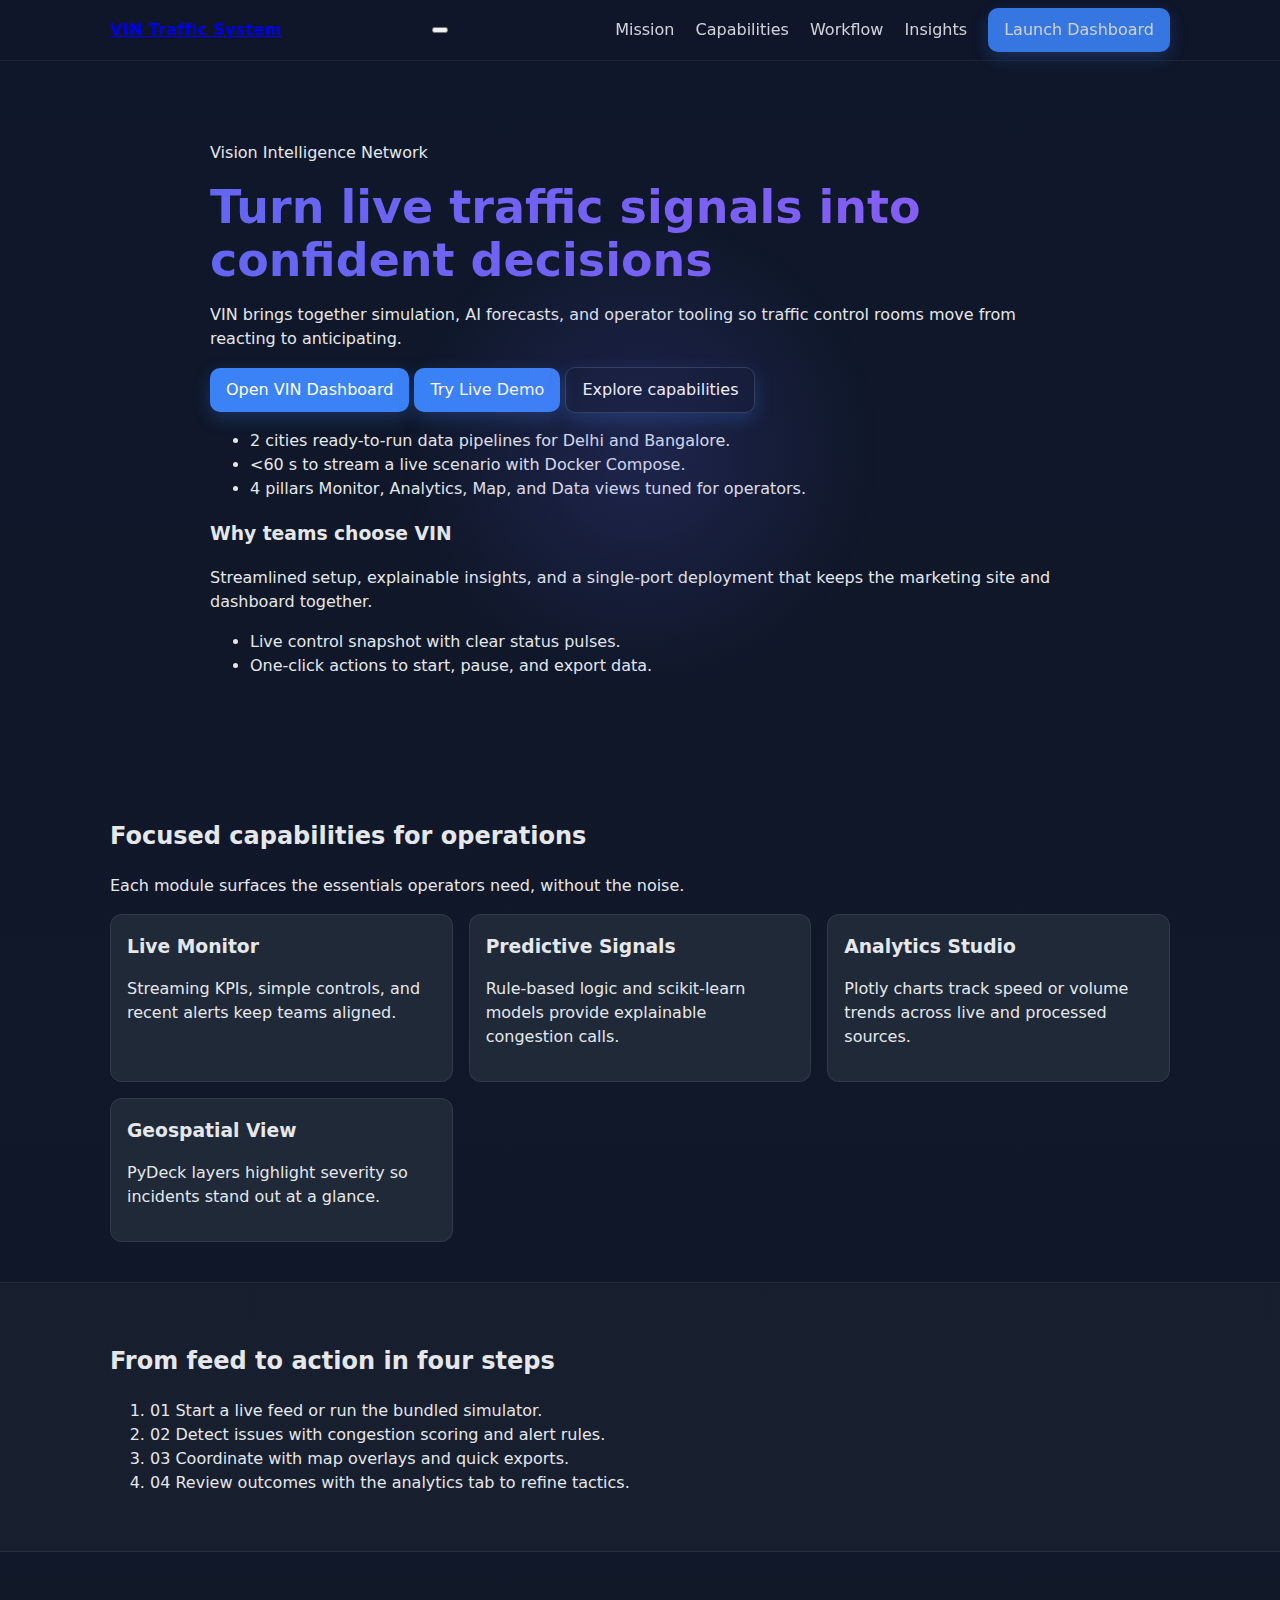
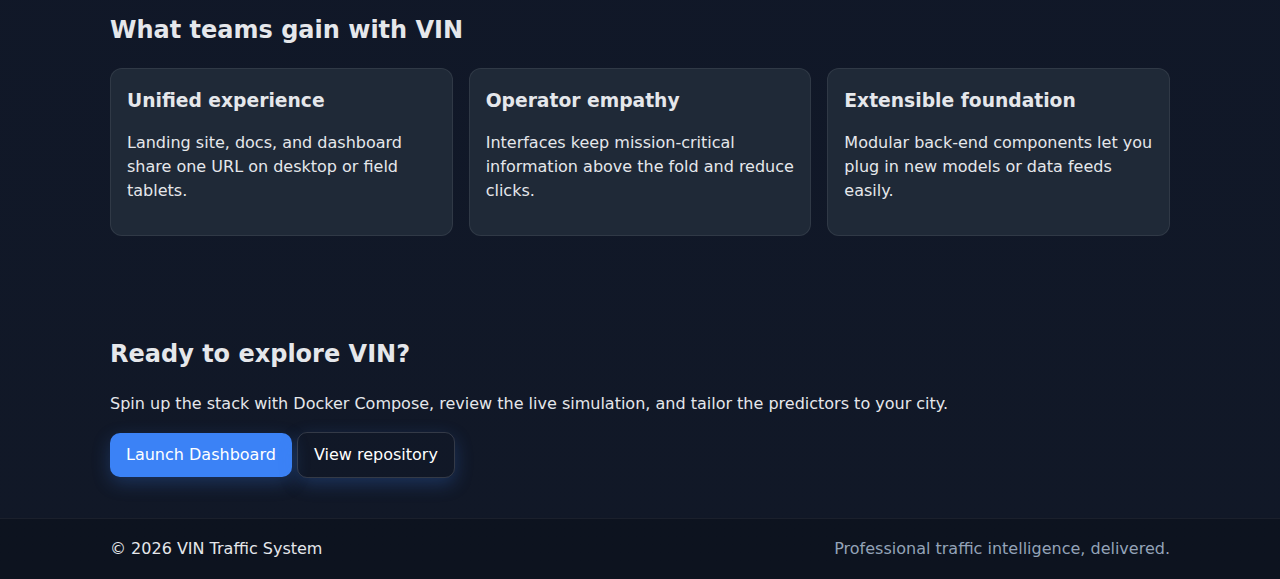
<file: website/index.html>
<!doctype html>
<html lang="en">
  <head>
    <meta charset="utf-8" />
    <meta name="viewport" content="width=device-width, initial-scale=1" />
    <title>VIN Traffic System - Vision Intelligence Network</title>
    <meta name="description" content="VIN Traffic System unifies real-time simulation, AI forecasts, and operator tooling behind a single, dockerised web experience." />
    <link rel="stylesheet" href="styles.css" />
  </head>
  <body>
    <header class="nav" data-nav>
      <div class="container nav__inner">
        <a class="brand" href="#top">VIN Traffic System</a>
        <button class="nav__toggle" type="button" aria-label="Toggle navigation" aria-expanded="false" aria-controls="nav-links">
          <span></span>
          <span></span>
          <span></span>
        </button>
        <nav id="nav-links" class="nav__links">
          <a href="#mission">Mission</a>
          <a href="#capabilities">Capabilities</a>
          <a href="#workflow">Workflow</a>
          <a href="#insights">Insights</a>
          <a href="/dashboard/" class="btn btn--primary">Launch Dashboard</a>
        </nav>
      </div>
    </header>

    <main id="top">
      <div id="glow" aria-hidden="true"></div>

      <section class="hero" id="mission">
        <div class="container hero__inner">
          <div class="hero__main">
            <p class="eyebrow">Vision Intelligence Network</p>
            <h1>Turn live traffic signals into confident decisions</h1>
            <p class="hero__lead">VIN brings together simulation, AI forecasts, and operator tooling so traffic control rooms move from reacting to anticipating.</p>
            <div class="hero__actions">
              <a class="btn btn--primary" href="/dashboard/">Open VIN Dashboard</a>
              <a class="btn btn--primary" href="/demo/">Try Live Demo</a>
              <a class="btn btn--ghost" href="#capabilities">Explore capabilities</a>
            </div>
            <ul class="hero__stats">
              <li><span>2 cities</span> ready-to-run data pipelines for Delhi and Bangalore.</li>
              <li><span>&lt;60 s</span> to stream a live scenario with Docker Compose.</li>
              <li><span>4 pillars</span> Monitor, Analytics, Map, and Data views tuned for operators.</li>
            </ul>
          </div>
          <div class="hero__aside">
            <h3>Why teams choose VIN</h3>
            <p>Streamlined setup, explainable insights, and a single-port deployment that keeps the marketing site and dashboard together.</p>
            <ul>
              <li>Live control snapshot with clear status pulses.</li>
              <li>One-click actions to start, pause, and export data.</li>
            </ul>
          </div>
        </div>
      </section>

      <section id="capabilities" class="section">
        <div class="container section__inner">
          <h2>Focused capabilities for operations</h2>
          <p class="section__lead">Each module surfaces the essentials operators need, without the noise.</p>
          <div class="grid grid--features">
            <article class="card"><h3>Live Monitor</h3><p>Streaming KPIs, simple controls, and recent alerts keep teams aligned.</p></article>
            <article class="card"><h3>Predictive Signals</h3><p>Rule-based logic and scikit-learn models provide explainable congestion calls.</p></article>
            <article class="card"><h3>Analytics Studio</h3><p>Plotly charts track speed or volume trends across live and processed sources.</p></article>
            <article class="card"><h3>Geospatial View</h3><p>PyDeck layers highlight severity so incidents stand out at a glance.</p></article>
          </div>
        </div>
      </section>

      <section id="workflow" class="section section--alt">
        <div class="container section__inner">
          <h2>From feed to action in four steps</h2>
          <ol class="steps">
            <li><span>01</span> Start a live feed or run the bundled simulator.</li>
            <li><span>02</span> Detect issues with congestion scoring and alert rules.</li>
            <li><span>03</span> Coordinate with map overlays and quick exports.</li>
            <li><span>04</span> Review outcomes with the analytics tab to refine tactics.</li>
          </ol>
        </div>
      </section>

      <section id="insights" class="section">
        <div class="container section__inner">
          <h2>What teams gain with VIN</h2>
          <div class="grid grid--insights">
            <article class="card"><h3>Unified experience</h3><p>Landing site, docs, and dashboard share one URL on desktop or field tablets.</p></article>
            <article class="card"><h3>Operator empathy</h3><p>Interfaces keep mission-critical information above the fold and reduce clicks.</p></article>
            <article class="card"><h3>Extensible foundation</h3><p>Modular back-end components let you plug in new models or data feeds easily.</p></article>
          </div>
        </div>
      </section>

      <section id="cta" class="section section--cta">
        <div class="container section__inner cta__inner">
          <div>
            <h2>Ready to explore VIN?</h2>
            <p>Spin up the stack with Docker Compose, review the live simulation, and tailor the predictors to your city.</p>
          </div>
          <div class="cta__actions">
            <a class="btn btn--primary" href="/dashboard/">Launch Dashboard</a>
            <a class="btn btn--ghost" href="https://github.com/baalaganeshr/traffic-management" target="_blank" rel="noopener">View repository</a>
          </div>
        </div>
      </section>
    </main>

    <footer class="footer">
      <div class="container footer__inner">
        <div>&copy; <span id="year"></span> VIN Traffic System</div>
        <div class="muted">Professional traffic intelligence, delivered.</div>
      </div>
    </footer>

    <script src="script.js"></script>
  </body>
</html>
</file>
<file: website/styles.css>
:root{
  --bg:#0f172a; --bg2:#111827; --panel:#1f2937; --muted:#94a3b8; --text:#e5e7eb; --brand:#8b5cf6; --brand2:#6366f1; --accent:#3b82f6;
}
*{box-sizing:border-box}
html,body{margin:0;background:linear-gradient(180deg,var(--bg),var(--bg2));color:var(--text);font:16px/1.5 Inter,system-ui,Segoe UI,Roboto,Helvetica,Arial,sans-serif}
.container{max-width:1100px;margin:0 auto;padding:0 20px}
.nav{position:sticky;top:0;background:rgba(15,23,42,.8);backdrop-filter:blur(8px);border-bottom:1px solid rgba(255,255,255,.06)}
.nav__inner{display:flex;align-items:center;justify-content:space-between;min-height:60px}
.brand{font-weight:700;letter-spacing:.3px}
.nav__links a{color:var(--text);text-decoration:none;margin-left:16px;opacity:.9}
.nav__links a:hover{opacity:1}
.btn{display:inline-block;background:var(--accent);color:#fff;text-decoration:none;padding:10px 16px;border-radius:10px;box-shadow:0 6px 18px rgba(59,130,246,.25)}
.btn--ghost{background:transparent;border:1px solid rgba(255,255,255,.15)}
.btn--lg{padding:12px 20px;font-weight:600}
.btn--sm{padding:8px 12px;font-size:.95rem}
.hero{padding:64px 0}
.hero__inner{max-width:900px;margin:0 auto}
.hero--center{text-align:center}
.hero h1{font-size:46px;line-height:1.15;margin:0 0 12px;background:linear-gradient(90deg,var(--brand2),var(--brand));-webkit-background-clip:text;-webkit-text-fill-color:transparent}
.hero .lead{opacity:.9;max-width:780px}
.hero .cta{margin:18px 0 8px}
.hero .cta .btn{margin-right:12px}
.path{margin-top:8px;font-size:.95rem;color:var(--muted)}
.section{padding:40px 0}
.section--alt{background:rgba(255,255,255,.03);border-top:1px solid rgba(255,255,255,.06);border-bottom:1px solid rgba(255,255,255,.06)}
.bullets{margin:12px 0 0 0;padding-left:18px}
.bullets li{margin:6px 0}
.grid{display:grid;grid-template-columns:repeat(3,1fr);gap:16px;margin-top:12px}
.card{background:var(--panel);border:1px solid rgba(255,255,255,.08);border-radius:12px;padding:16px}
.card h3{margin:2px 0 6px}
.embed{margin-top:10px;border:1px solid rgba(255,255,255,.08);border-radius:12px;overflow:hidden;background:rgba(0,0,0,.15)}
.embed iframe{width:100%;height:85vh;border:0;background:transparent}
.footer{border-top:1px solid rgba(255,255,255,.06);padding:18px 0;background:rgba(0,0,0,.2)}
.footer__inner{display:flex;justify-content:space-between;align-items:center}
.muted{color:var(--muted)}
code{background:rgba(255,255,255,.06);padding:.2em .4em;border-radius:6px}
@media(max-width:900px){.grid{grid-template-columns:1fr 1fr}.hero h1{font-size:34px}}
@media(max-width:640px){.grid{grid-template-columns:1fr}.nav__links{display:none}}

/* Subtle cursor glow */
#glow{position:fixed;inset:0;pointer-events:none;z-index:0;
  background:radial-gradient(600px circle at var(--mx,50%) var(--my,50%), rgba(99,102,241,.18), rgba(139,92,246,0) 40%)}
.nav{z-index:10}
</file>
